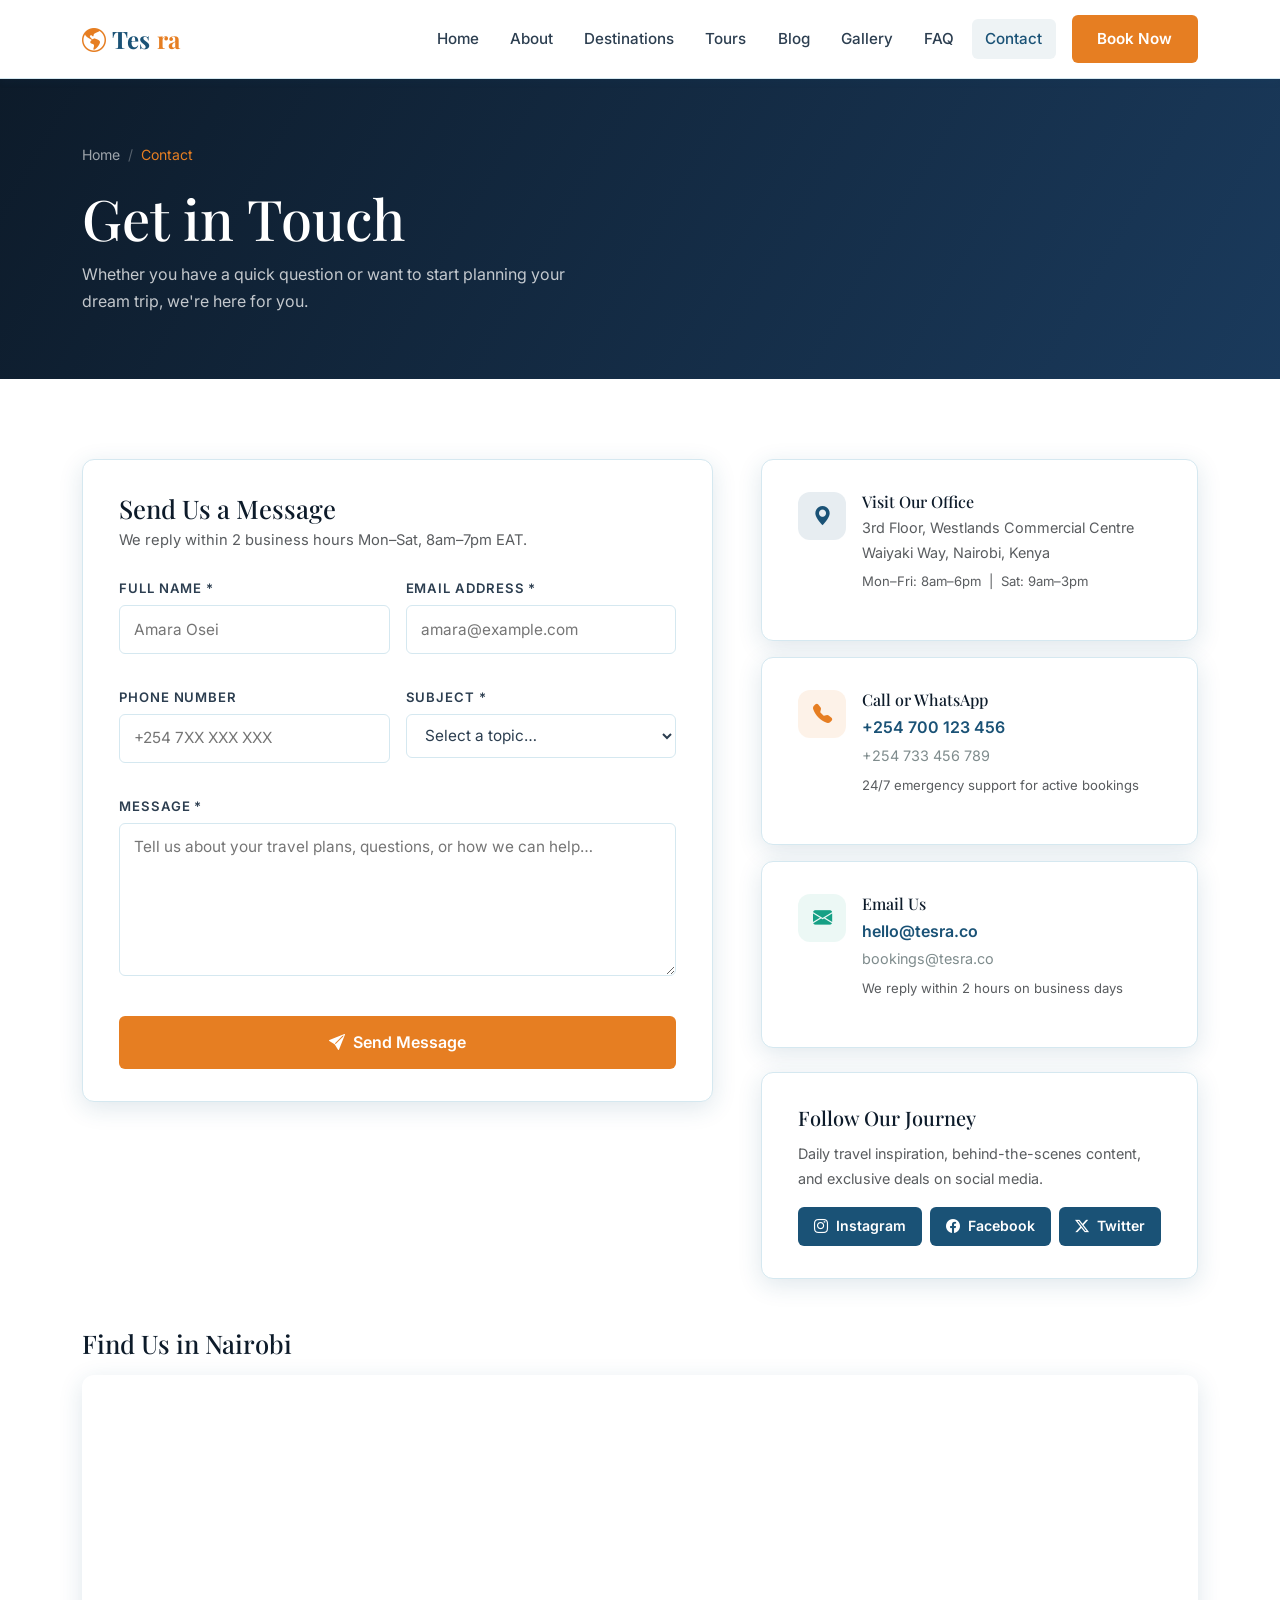
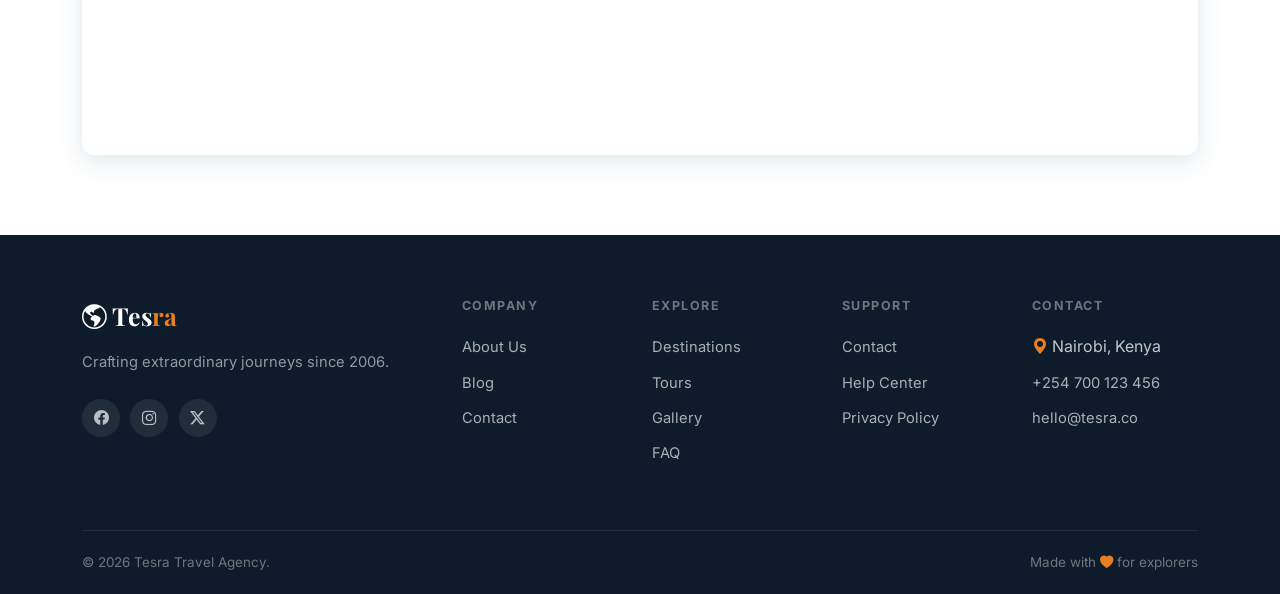
<file: contact.html>
<!DOCTYPE html>
<html lang="en">
<head>
  <meta charset="UTF-8" />
  <meta name="viewport" content="width=device-width, initial-scale=1.0" />
  <title>Contact Us – Tesra Travel Agency</title>
  <meta name="description" content="Get in touch with Tesra Travel Agency — book a consultation, ask a question, or find our Nairobi office location." />
  <link rel="stylesheet" href="https://cdn.jsdelivr.net/npm/bootstrap@5.3.2/dist/css/bootstrap.min.css" />
  <link rel="stylesheet" href="https://cdn.jsdelivr.net/npm/bootstrap-icons@1.11.3/font/bootstrap-icons.min.css" />
  <link rel="stylesheet" href="style.css" />
</head>
<body>

<nav class="navbar navbar-expand-lg">
  <div class="container">
    <a class="navbar-brand" href="index.html"><i class="bi bi-globe-americas"></i> Tes<span>ra</span></a>
    <button class="navbar-toggler border-0" type="button" data-bs-toggle="collapse" data-bs-target="#navMenu"><span class="navbar-toggler-icon"></span></button>
    <div class="collapse navbar-collapse" id="navMenu">
      <ul class="navbar-nav ms-auto align-items-lg-center gap-1 mb-2 mb-lg-0">
        <li class="nav-item"><a class="nav-link" href="index.html">Home</a></li>
        <li class="nav-item"><a class="nav-link" href="about.html">About</a></li>
        <li class="nav-item"><a class="nav-link" href="destinations.html">Destinations</a></li>
        <li class="nav-item"><a class="nav-link" href="tours.html">Tours</a></li>
        <li class="nav-item"><a class="nav-link" href="blog.html">Blog</a></li>
        <li class="nav-item"><a class="nav-link" href="gallery.html">Gallery</a></li>
        <li class="nav-item"><a class="nav-link" href="faq.html">FAQ</a></li>
        <li class="nav-item"><a class="nav-link active" href="contact.html">Contact</a></li>
      </ul>
      <div class="ms-lg-3 d-flex align-items-center gap-2 mt-2 mt-lg-0">
        <a href="tours.html" class="btn-primary-custom">Book Now</a>
      </div>
    </div>
  </div>
</nav>

<section class="page-hero">
  <div class="container">
    <nav aria-label="breadcrumb"><ol class="breadcrumb"><li class="breadcrumb-item"><a href="index.html" style="color:rgba(255,255,255,0.6)">Home</a></li><li class="breadcrumb-item active">Contact</li></ol></nav>
    <h1>Get in Touch</h1>
    <p style="color:rgba(255,255,255,0.75);max-width:520px;margin-top:0.5rem">Whether you have a quick question or want to start planning your dream trip, we're here for you.</p>
  </div>
</section>

<section class="section-pad">
  <div class="container">
    <div class="row g-5">

      <!-- FORM -->
      <div class="col-lg-7 reveal">
        <div class="form-card">
          <h3 style="font-family:var(--font-display);margin-bottom:0.25rem">Send Us a Message</h3>
          <p class="text-muted mb-4" style="font-size:0.92rem">We reply within 2 business hours Mon–Sat, 8am–7pm EAT.</p>
          <div id="formSuccess" class="alert alert-success" style="display:none">
            <i class="bi bi-check-circle-fill"></i> <strong>Message sent!</strong> A consultant will be in touch within 2 hours.
          </div>
          <form id="contactForm" novalidate>
            <div class="row g-3">
              <div class="col-md-6 mb-3">
                <label class="form-label-custom" for="name">Full Name *</label>
                <input id="name" type="text" class="form-control-custom" placeholder="Amara Osei" />
                <div class="error-msg">Please enter your full name (at least 2 characters).</div>
              </div>
              <div class="col-md-6 mb-3">
                <label class="form-label-custom" for="email">Email Address *</label>
                <input id="email" type="email" class="form-control-custom" placeholder="amara@example.com" />
                <div class="error-msg">Please enter a valid email address.</div>
              </div>
              <div class="col-md-6 mb-3">
                <label class="form-label-custom" for="phone">Phone Number</label>
                <input id="phone" type="tel" class="form-control-custom" placeholder="+254 7XX XXX XXX" />
                <div class="error-msg">Please enter a valid phone number.</div>
              </div>
              <div class="col-md-6 mb-3">
                <label class="form-label-custom" for="subject">Subject *</label>
                <select id="subject" class="form-control-custom">
                  <option value="">Select a topic…</option>
                  <option>General Enquiry</option>
                  <option>Tour Booking</option>
                  <option>Existing Booking Change</option>
                  <option>Cancellation Request</option>
                  <option>Visa Assistance</option>
                  <option>Group Travel</option>
                  <option>Corporate Travel</option>
                  <option>Other</option>
                </select>
                <div class="error-msg">Please select a subject.</div>
              </div>
              <div class="col-12 mb-3">
                <label class="form-label-custom" for="message">Message *</label>
                <textarea id="message" class="form-control-custom" rows="5" placeholder="Tell us about your travel plans, questions, or how we can help…"></textarea>
                <div class="error-msg">Message must be at least 20 characters.</div>
              </div>
              <div class="col-12">
                <button type="submit" class="btn-primary-custom w-100" style="justify-content:center;padding:0.8rem;font-size:1rem">
                  <i class="bi bi-send-fill"></i> Send Message
                </button>
              </div>
            </div>
          </form>
        </div>
      </div>

      <!-- INFO -->
      <div class="col-lg-5">
        <!-- Contact Cards -->
        <div class="row g-3 mb-4">
          <div class="col-12 reveal">
            <div class="form-card d-flex gap-3 align-items-start">
              <div class="feature-icon blue" style="width:48px;height:48px;font-size:1.2rem;flex-shrink:0"><i class="bi bi-geo-alt-fill"></i></div>
              <div>
                <h5 style="margin-bottom:0.25rem;font-size:1rem">Visit Our Office</h5>
                <p class="text-muted" style="font-size:0.9rem;margin:0">3rd Floor, Westlands Commercial Centre<br>Waiyaki Way, Nairobi, Kenya</p>
                <p class="text-muted" style="font-size:0.82rem;margin-top:0.3rem">Mon–Fri: 8am–6pm &nbsp;|&nbsp; Sat: 9am–3pm</p>
              </div>
            </div>
          </div>
          <div class="col-sm-6 col-lg-12 reveal">
            <div class="form-card d-flex gap-3 align-items-start">
              <div class="feature-icon orange" style="width:48px;height:48px;font-size:1.2rem;flex-shrink:0"><i class="bi bi-telephone-fill"></i></div>
              <div>
                <h5 style="margin-bottom:0.25rem;font-size:1rem">Call or WhatsApp</h5>
                <a href="tel:+254700123456" style="color:var(--color-primary);font-weight:600;display:block">+254 700 123 456</a>
                <a href="tel:+254733456789" style="color:var(--color-muted);font-size:0.9rem">+254 733 456 789</a>
                <p class="text-muted" style="font-size:0.82rem;margin-top:0.3rem">24/7 emergency support for active bookings</p>
              </div>
            </div>
          </div>
          <div class="col-sm-6 col-lg-12 reveal">
            <div class="form-card d-flex gap-3 align-items-start">
              <div class="feature-icon teal" style="width:48px;height:48px;font-size:1.2rem;flex-shrink:0"><i class="bi bi-envelope-fill"></i></div>
              <div>
                <h5 style="margin-bottom:0.25rem;font-size:1rem">Email Us</h5>
                <a href="mailto:hello@tesra.co" style="color:var(--color-primary);font-weight:600;display:block">hello@tesra.co</a>
                <a href="mailto:bookings@tesra.co" style="color:var(--color-muted);font-size:0.9rem">bookings@tesra.co</a>
                <p class="text-muted" style="font-size:0.82rem;margin-top:0.3rem">We reply within 2 hours on business days</p>
              </div>
            </div>
          </div>
        </div>

        <!-- Social -->
        <div class="form-card reveal">
          <h5 style="font-family:var(--font-display);margin-bottom:0.75rem">Follow Our Journey</h5>
          <p class="text-muted" style="font-size:0.9rem;margin-bottom:1rem">Daily travel inspiration, behind-the-scenes content, and exclusive deals on social media.</p>
          <div class="d-flex gap-2 flex-wrap">
            <a href="#" class="btn-primary-dark" style="font-size:0.88rem;padding:0.45rem 1rem"><i class="bi bi-instagram"></i> Instagram</a>
            <a href="#" class="btn-primary-dark" style="font-size:0.88rem;padding:0.45rem 1rem"><i class="bi bi-facebook"></i> Facebook</a>
            <a href="#" class="btn-primary-dark" style="font-size:0.88rem;padding:0.45rem 1rem"><i class="bi bi-twitter-x"></i> Twitter</a>
          </div>
        </div>
      </div>
    </div>

    <!-- MAP EMBED -->
    <div class="mt-5 reveal">
      <h3 style="font-family:var(--font-display);margin-bottom:1rem">Find Us in Nairobi</h3>
      <div style="border-radius:var(--radius-md);overflow:hidden;box-shadow:var(--shadow-md)">
        <iframe
          title="Tesra Office Location"
          src="https://www.google.com/maps/embed?pb=!1m18!1m12!1m3!1d3988.808936788204!2d36.80291631533244!3d-1.2676979990641944!2m3!1f0!2f0!3f0!3m2!1i1024!2i768!4f13.1!3m3!1m2!1s0x182f1726be7a8a63%3A0x91869e8b33c44c5!2sWestlands%2C%20Nairobi!5e0!3m2!1sen!2ske!4v1686842000000!5m2!1sen!2ske"
          width="100%" height="380" style="border:0;display:block" allowfullscreen loading="lazy" referrerpolicy="no-referrer-when-downgrade">
        </iframe>
      </div>
    </div>
  </div>
</section>

<footer>
  <div class="container">
    <div class="row g-4">
      <div class="col-lg-4"><div class="footer-brand"><i class="bi bi-globe-americas"></i> Tes<span>ra</span></div><p class="footer-desc">Crafting extraordinary journeys since 2006.</p><div class="footer-social"><a href="#" class="social-btn"><i class="bi bi-facebook"></i></a><a href="#" class="social-btn"><i class="bi bi-instagram"></i></a><a href="#" class="social-btn"><i class="bi bi-twitter-x"></i></a></div></div>
      <div class="col-6 col-lg-2"><div class="footer-heading">Company</div><ul class="footer-links"><li><a href="about.html">About Us</a></li><li><a href="blog.html">Blog</a></li><li><a href="contact.html">Contact</a></li></ul></div>
      <div class="col-6 col-lg-2"><div class="footer-heading">Explore</div><ul class="footer-links"><li><a href="destinations.html">Destinations</a></li><li><a href="tours.html">Tours</a></li><li><a href="gallery.html">Gallery</a></li><li><a href="faq.html">FAQ</a></li></ul></div>
      <div class="col-6 col-lg-2"><div class="footer-heading">Support</div><ul class="footer-links"><li><a href="contact.html">Contact</a></li><li><a href="faq.html">Help Center</a></li><li><a href="#">Privacy Policy</a></li></ul></div>
      <div class="col-6 col-lg-2"><div class="footer-heading">Contact</div><ul class="footer-links"><li><i class="bi bi-geo-alt-fill text-accent"></i> Nairobi, Kenya</li><li><a href="tel:+254700123456">+254 700 123 456</a></li><li><a href="mailto:hello@tesra.co">hello@tesra.co</a></li></ul></div>
    </div>
    <div class="footer-bottom"><span>&copy; 2026 Tesra Travel Agency.</span><span>Made with <i class="bi bi-heart-fill text-accent"></i> for explorers</span></div>
  </div>
</footer>

<button class="back-to-top" id="backToTop"><i class="bi bi-arrow-up"></i></button>
<script src="https://cdn.jsdelivr.net/npm/bootstrap@5.3.2/dist/js/bootstrap.bundle.min.js"></script>
<script src="main.js"></script>
</body>
</html>
</file>
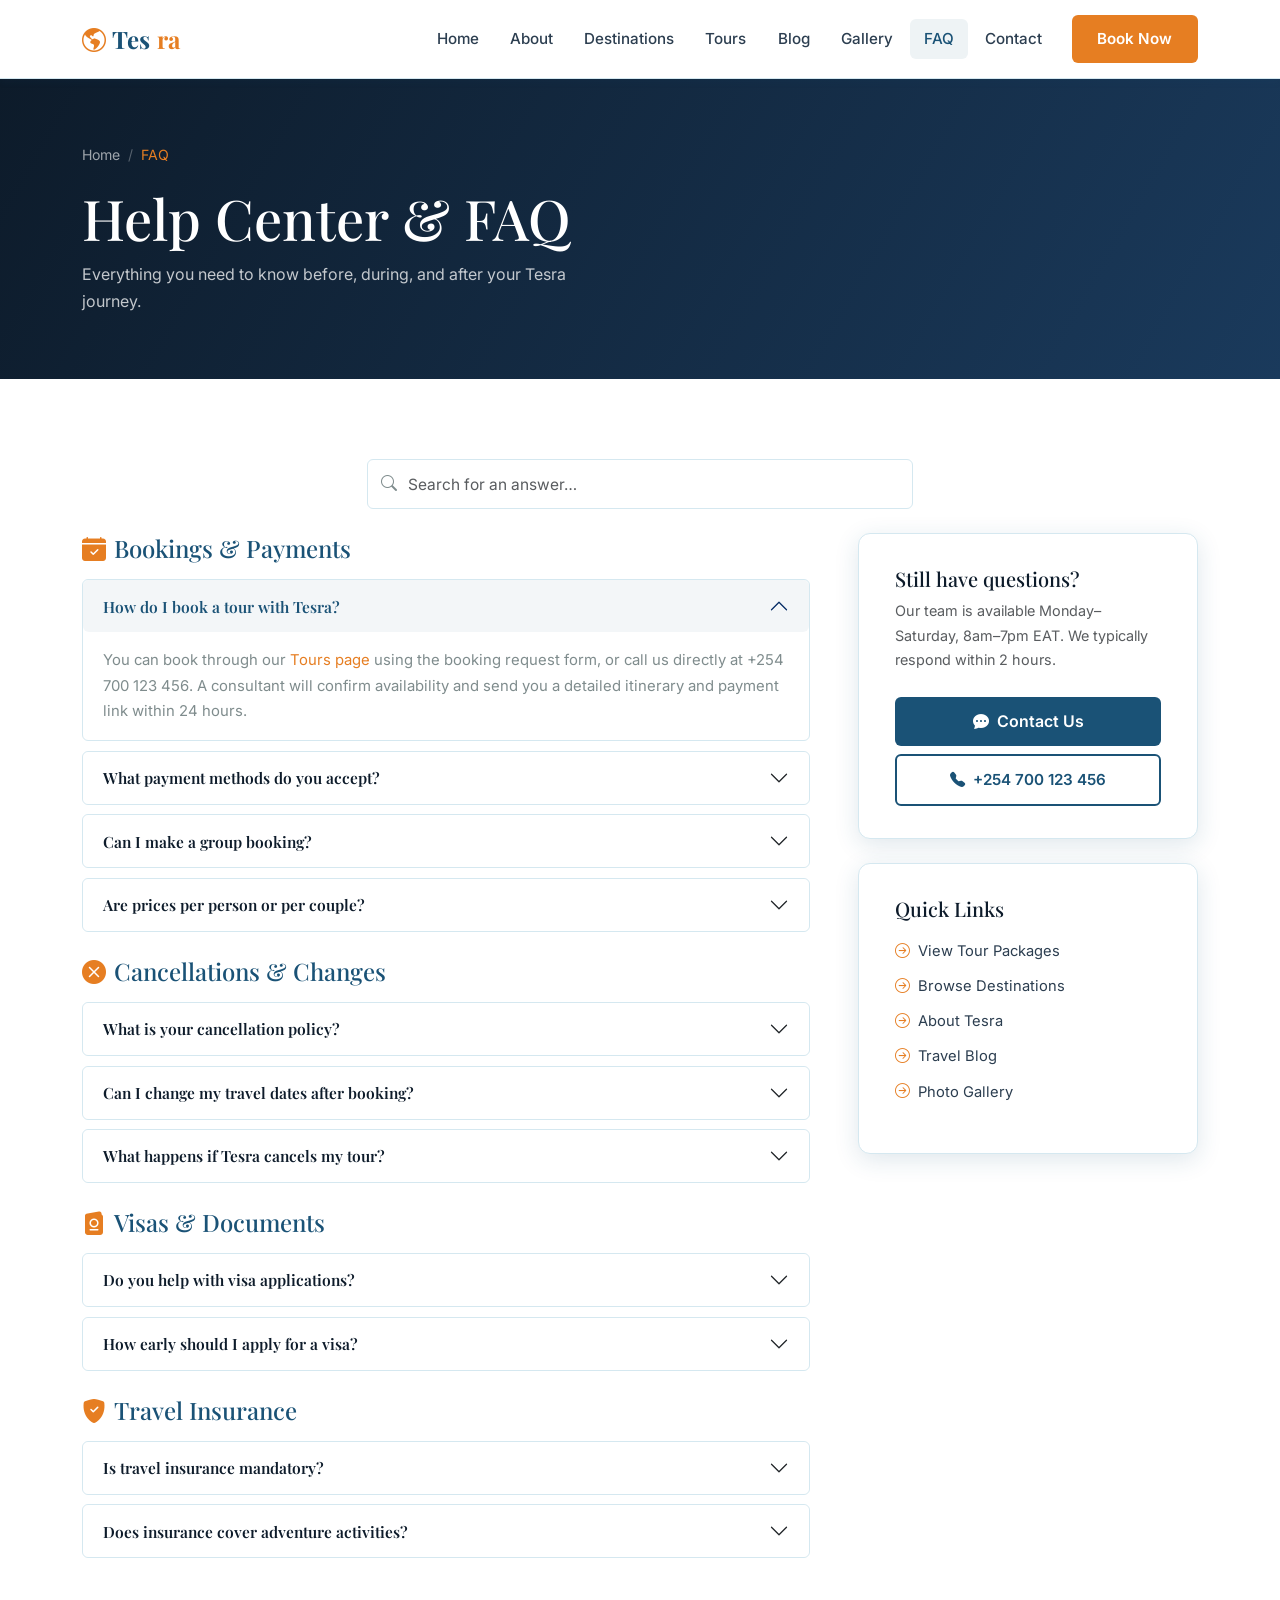
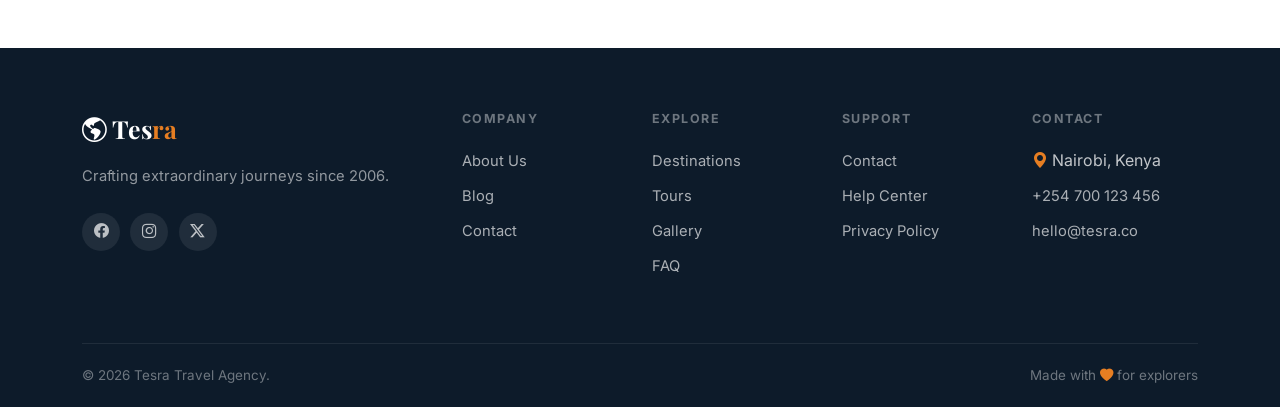
<file: faq.html>
<!DOCTYPE html>
<html lang="en">
<head>
  <meta charset="UTF-8" />
  <meta name="viewport" content="width=device-width, initial-scale=1.0" />
  <title>FAQ – Tesra Travel Agency</title>
  <meta name="description" content="Find answers to frequently asked questions about Tesra tours, bookings, cancellations, visas, and travel insurance." />
  <link rel="stylesheet" href="https://cdn.jsdelivr.net/npm/bootstrap@5.3.2/dist/css/bootstrap.min.css" />
  <link rel="stylesheet" href="https://cdn.jsdelivr.net/npm/bootstrap-icons@1.11.3/font/bootstrap-icons.min.css" />
  <link rel="stylesheet" href="style.css" />
</head>
<body>

<nav class="navbar navbar-expand-lg">
  <div class="container">
    <a class="navbar-brand" href="index.html"><i class="bi bi-globe-americas"></i> Tes<span>ra</span></a>
    <button class="navbar-toggler border-0" type="button" data-bs-toggle="collapse" data-bs-target="#navMenu"><span class="navbar-toggler-icon"></span></button>
    <div class="collapse navbar-collapse" id="navMenu">
      <ul class="navbar-nav ms-auto align-items-lg-center gap-1 mb-2 mb-lg-0">
        <li class="nav-item"><a class="nav-link" href="index.html">Home</a></li>
        <li class="nav-item"><a class="nav-link" href="about.html">About</a></li>
        <li class="nav-item"><a class="nav-link" href="destinations.html">Destinations</a></li>
        <li class="nav-item"><a class="nav-link" href="tours.html">Tours</a></li>
        <li class="nav-item"><a class="nav-link" href="blog.html">Blog</a></li>
        <li class="nav-item"><a class="nav-link" href="gallery.html">Gallery</a></li>
        <li class="nav-item"><a class="nav-link active" href="faq.html">FAQ</a></li>
        <li class="nav-item"><a class="nav-link" href="contact.html">Contact</a></li>
      </ul>
      <div class="ms-lg-3 d-flex align-items-center gap-2 mt-2 mt-lg-0">
        <a href="tours.html" class="btn-primary-custom">Book Now</a>
      </div>
    </div>
  </div>
</nav>

<section class="page-hero">
  <div class="container">
    <nav aria-label="breadcrumb"><ol class="breadcrumb"><li class="breadcrumb-item"><a href="index.html" style="color:rgba(255,255,255,0.6)">Home</a></li><li class="breadcrumb-item active">FAQ</li></ol></nav>
    <h1>Help Center &amp; FAQ</h1>
    <p style="color:rgba(255,255,255,0.75);max-width:520px;margin-top:0.5rem">Everything you need to know before, during, and after your Tesra journey.</p>
  </div>
</section>

<section class="section-pad">
  <div class="container">
    <div class="row justify-content-center mb-4">
      <div class="col-lg-6">
        <div style="position:relative">
          <i class="bi bi-search" style="position:absolute;left:14px;top:50%;transform:translateY(-50%);color:var(--color-muted);font-size:1rem"></i>
          <input id="faqSearch" type="text" class="form-control" placeholder="Search for an answer…" style="padding-left:2.5rem;border:1.5px solid var(--color-border);border-radius:var(--radius-sm);font-size:0.97rem;height:50px" />
        </div>
      </div>
    </div>

    <div class="row g-5">
      <div class="col-lg-8">

        <!-- BOOKINGS -->
        <h4 style="font-family:var(--font-display);color:var(--color-primary);margin-bottom:1rem"><i class="bi bi-calendar-check-fill text-accent me-2"></i>Bookings &amp; Payments</h4>
        <div class="accordion faq-accordion mb-4" id="faqBookings">
          <div class="accordion-item">
            <h2 class="accordion-header"><button class="accordion-button" type="button" data-bs-toggle="collapse" data-bs-target="#faq1">How do I book a tour with Tesra?</button></h2>
            <div id="faq1" class="accordion-collapse collapse show" data-bs-parent="#faqBookings">
              <div class="accordion-body">You can book through our <a href="tours.html" style="color:var(--color-accent)">Tours page</a> using the booking request form, or call us directly at +254 700 123 456. A consultant will confirm availability and send you a detailed itinerary and payment link within 24 hours.</div>
            </div>
          </div>
          <div class="accordion-item">
            <h2 class="accordion-header"><button class="accordion-button collapsed" type="button" data-bs-toggle="collapse" data-bs-target="#faq2">What payment methods do you accept?</button></h2>
            <div id="faq2" class="accordion-collapse collapse" data-bs-parent="#faqBookings">
              <div class="accordion-body">We accept M-Pesa, Visa, Mastercard, bank transfers (KES and USD), and PayPal. A 30% deposit is required to secure your booking, with the balance due 30 days before departure.</div>
            </div>
          </div>
          <div class="accordion-item">
            <h2 class="accordion-header"><button class="accordion-button collapsed" type="button" data-bs-toggle="collapse" data-bs-target="#faq3">Can I make a group booking?</button></h2>
            <div id="faq3" class="accordion-collapse collapse" data-bs-parent="#faqBookings">
              <div class="accordion-body">Absolutely! Groups of 8 or more receive a 10% discount. For corporate travel or school/university groups, contact our dedicated groups desk at groups@tesra.co for tailored pricing and itineraries.</div>
            </div>
          </div>
          <div class="accordion-item">
            <h2 class="accordion-header"><button class="accordion-button collapsed" type="button" data-bs-toggle="collapse" data-bs-target="#faq4">Are prices per person or per couple?</button></h2>
            <div id="faq4" class="accordion-collapse collapse" data-bs-parent="#faqBookings">
              <div class="accordion-body">All listed prices are per person, based on twin-share accommodation. Single supplement fees apply for solo travellers wishing to occupy a private room — please ask your consultant for the exact supplement when requesting a quote.</div>
            </div>
          </div>
        </div>

        <!-- CANCELLATIONS -->
        <h4 style="font-family:var(--font-display);color:var(--color-primary);margin-bottom:1rem"><i class="bi bi-x-circle-fill text-accent me-2"></i>Cancellations &amp; Changes</h4>
        <div class="accordion faq-accordion mb-4" id="faqCancel">
          <div class="accordion-item">
            <h2 class="accordion-header"><button class="accordion-button collapsed" type="button" data-bs-toggle="collapse" data-bs-target="#faq5">What is your cancellation policy?</button></h2>
            <div id="faq5" class="accordion-collapse collapse" data-bs-parent="#faqCancel">
              <div class="accordion-body">
                <ul style="margin:0;padding-left:1.2rem">
                  <li>60+ days before departure: Full refund minus 5% admin fee</li>
                  <li>30–59 days before departure: 50% refund</li>
                  <li>15–29 days before departure: 25% refund</li>
                  <li>Under 15 days: No refund (travel insurance strongly recommended)</li>
                </ul>
              </div>
            </div>
          </div>
          <div class="accordion-item">
            <h2 class="accordion-header"><button class="accordion-button collapsed" type="button" data-bs-toggle="collapse" data-bs-target="#faq6">Can I change my travel dates after booking?</button></h2>
            <div id="faq6" class="accordion-collapse collapse" data-bs-parent="#faqCancel">
              <div class="accordion-body">Date changes are permitted up to 45 days before departure, subject to availability. A date-change fee of $75 per person applies. Changes within 45 days are treated as cancellations under our standard policy.</div>
            </div>
          </div>
          <div class="accordion-item">
            <h2 class="accordion-header"><button class="accordion-button collapsed" type="button" data-bs-toggle="collapse" data-bs-target="#faq7">What happens if Tesra cancels my tour?</button></h2>
            <div id="faq7" class="accordion-collapse collapse" data-bs-parent="#faqCancel">
              <div class="accordion-body">In the rare event we cancel a tour (e.g., natural disaster, government travel advisory), you will receive a full refund within 10 business days, or the option to transfer to another tour of equal value at no extra cost.</div>
            </div>
          </div>
        </div>

        <!-- TRAVEL & VISAS -->
        <h4 style="font-family:var(--font-display);color:var(--color-primary);margin-bottom:1rem"><i class="bi bi-passport-fill text-accent me-2"></i>Visas &amp; Documents</h4>
        <div class="accordion faq-accordion mb-4" id="faqVisa">
          <div class="accordion-item">
            <h2 class="accordion-header"><button class="accordion-button collapsed" type="button" data-bs-toggle="collapse" data-bs-target="#faq8">Do you help with visa applications?</button></h2>
            <div id="faq8" class="accordion-collapse collapse" data-bs-parent="#faqVisa">
              <div class="accordion-body">Yes. Our visa assistance service covers 40+ destinations including Schengen, UK, USA, Japan, and India. We prepare your documentation checklist, review your application, and liaise with embassies. Visa fees are separate from tour costs.</div>
            </div>
          </div>
          <div class="accordion-item">
            <h2 class="accordion-header"><button class="accordion-button collapsed" type="button" data-bs-toggle="collapse" data-bs-target="#faq9">How early should I apply for a visa?</button></h2>
            <div id="faq9" class="accordion-collapse collapse" data-bs-parent="#faqVisa">
              <div class="accordion-body">We recommend beginning your visa application at least 8–12 weeks before departure for Schengen and other complex applications. Some destinations offer e-visas with 48-hour processing. Your consultant will advise on your specific destination's timeline.</div>
            </div>
          </div>
        </div>

        <!-- INSURANCE -->
        <h4 style="font-family:var(--font-display);color:var(--color-primary);margin-bottom:1rem"><i class="bi bi-shield-fill-check text-accent me-2"></i>Travel Insurance</h4>
        <div class="accordion faq-accordion" id="faqInsurance">
          <div class="accordion-item">
            <h2 class="accordion-header"><button class="accordion-button collapsed" type="button" data-bs-toggle="collapse" data-bs-target="#faq10">Is travel insurance mandatory?</button></h2>
            <div id="faq10" class="accordion-collapse collapse" data-bs-parent="#faqInsurance">
              <div class="accordion-body">Travel insurance is mandatory for all Tesra tours. We include a standard policy (medical, evacuation, trip interruption) in all our packages. You may upgrade to a comprehensive plan covering adventure sports and pre-existing conditions for a small additional premium.</div>
            </div>
          </div>
          <div class="accordion-item">
            <h2 class="accordion-header"><button class="accordion-button collapsed" type="button" data-bs-toggle="collapse" data-bs-target="#faq11">Does insurance cover adventure activities?</button></h2>
            <div id="faq11" class="accordion-collapse collapse" data-bs-parent="#faqInsurance">
              <div class="accordion-body">Our standard policy covers most trekking activities up to 5,000m altitude. For high-altitude climbs (Everest Base Camp, Kilimanjaro summit), white-water rafting, and skydiving, an adventure sports upgrade is required. We'll confirm which activities need the upgrade during your booking consultation.</div>
            </div>
          </div>
        </div>
      </div>

      <!-- SIDEBAR -->
      <div class="col-lg-4">
        <div class="form-card mb-4 reveal">
          <h5 style="font-family:var(--font-display);margin-bottom:0.5rem">Still have questions?</h5>
          <p class="text-muted" style="font-size:0.9rem">Our team is available Monday–Saturday, 8am–7pm EAT. We typically respond within 2 hours.</p>
          <a href="contact.html" class="btn-primary-dark w-100 mt-2" style="justify-content:center"><i class="bi bi-chat-dots-fill"></i> Contact Us</a>
          <a href="tel:+254700123456" class="btn-outline-custom w-100 mt-2" style="justify-content:center;color:var(--color-primary);border-color:var(--color-primary)"><i class="bi bi-telephone-fill"></i> +254 700 123 456</a>
        </div>

        <div class="form-card reveal">
          <h5 style="font-family:var(--font-display);margin-bottom:1rem">Quick Links</h5>
          <ul class="footer-links" style="color:var(--color-text)">
            <li><a href="tours.html" style="color:var(--color-text)"><i class="bi bi-arrow-right-circle text-accent me-2"></i>View Tour Packages</a></li>
            <li><a href="destinations.html" style="color:var(--color-text)"><i class="bi bi-arrow-right-circle text-accent me-2"></i>Browse Destinations</a></li>
            <li><a href="about.html" style="color:var(--color-text)"><i class="bi bi-arrow-right-circle text-accent me-2"></i>About Tesra</a></li>
            <li><a href="blog.html" style="color:var(--color-text)"><i class="bi bi-arrow-right-circle text-accent me-2"></i>Travel Blog</a></li>
            <li><a href="gallery.html" style="color:var(--color-text)"><i class="bi bi-arrow-right-circle text-accent me-2"></i>Photo Gallery</a></li>
          </ul>
        </div>
      </div>
    </div>
  </div>
</section>

<footer>
  <div class="container">
    <div class="row g-4">
      <div class="col-lg-4"><div class="footer-brand"><i class="bi bi-globe-americas"></i> Tes<span>ra</span></div><p class="footer-desc">Crafting extraordinary journeys since 2006.</p><div class="footer-social"><a href="#" class="social-btn"><i class="bi bi-facebook"></i></a><a href="#" class="social-btn"><i class="bi bi-instagram"></i></a><a href="#" class="social-btn"><i class="bi bi-twitter-x"></i></a></div></div>
      <div class="col-6 col-lg-2"><div class="footer-heading">Company</div><ul class="footer-links"><li><a href="about.html">About Us</a></li><li><a href="blog.html">Blog</a></li><li><a href="contact.html">Contact</a></li></ul></div>
      <div class="col-6 col-lg-2"><div class="footer-heading">Explore</div><ul class="footer-links"><li><a href="destinations.html">Destinations</a></li><li><a href="tours.html">Tours</a></li><li><a href="gallery.html">Gallery</a></li><li><a href="faq.html">FAQ</a></li></ul></div>
      <div class="col-6 col-lg-2"><div class="footer-heading">Support</div><ul class="footer-links"><li><a href="contact.html">Contact</a></li><li><a href="faq.html">Help Center</a></li><li><a href="#">Privacy Policy</a></li></ul></div>
      <div class="col-6 col-lg-2"><div class="footer-heading">Contact</div><ul class="footer-links"><li><i class="bi bi-geo-alt-fill text-accent"></i> Nairobi, Kenya</li><li><a href="tel:+254700123456">+254 700 123 456</a></li><li><a href="mailto:hello@tesra.co">hello@tesra.co</a></li></ul></div>
    </div>
    <div class="footer-bottom"><span>&copy; 2026 Tesra Travel Agency.</span><span>Made with <i class="bi bi-heart-fill text-accent"></i> for explorers</span></div>
  </div>
</footer>

<button class="back-to-top" id="backToTop"><i class="bi bi-arrow-up"></i></button>
<script src="https://cdn.jsdelivr.net/npm/bootstrap@5.3.2/dist/js/bootstrap.bundle.min.js"></script>
<script src="main.js"></script>
</body>
</html>
</file>
<file: style.css>
/*  Google Fonts Import */
@import url('https://fonts.googleapis.com/css2?family=Playfair+Display:wght@400;600;700&family=Inter:wght@300;400;500;600&display=swap');

/* --- CSS Variables (Token System) --- */
:root {
  --color-primary:    #1A5276;   /* deep ocean blue */
  --color-accent:     #E67E22;   /* warm sunset orange */
  --color-gold:       #D4AC0D;   /* sand gold */
  --color-dark:       #0D1B2A;   /* near-black navy */
  --color-light:      #F5F8FA;   /* off-white */
  --color-white:      #FFFFFF;
  --color-surface:    #FFFFFF;   /* card/component backgrounds — swaps in dark mode */
  --color-text:       #2C3E50;
  --color-muted:      #7F8C8D;
  --color-border:     #D5E8F0;

  --font-display: 'Playfair Display', Georgia, serif;
  --font-body:    'Inter', system-ui, sans-serif;

  --radius-sm:  6px;
  --radius-md:  12px;
  --radius-lg:  24px;

  --shadow-sm:  0 2px 8px rgba(26,82,118,0.10);
  --shadow-md:  0 6px 24px rgba(26,82,118,0.14);
  --shadow-lg:  0 16px 48px rgba(26,82,118,0.18);

  --transition: 0.28s ease;
}

/* --- Reset & Base --- */
*, *::before, *::after { box-sizing: border-box; margin: 0; padding: 0; }
html { scroll-behavior: smooth; }
body {
  font-family: var(--font-body);
  font-size: 16px;
  color: var(--color-text);
  background: var(--color-surface);
  line-height: 1.7;
}
img { max-width: 100%; height: auto; display: block; }
a { text-decoration: none; color: inherit; }

/* --- Typography --- */
h1, h2, h3, h4, h5 {
  font-family: var(--font-display);
  line-height: 1.25;
  color: var(--color-dark);
}
h1 { font-size: clamp(2rem, 5vw, 3.5rem); }
h2 { font-size: clamp(1.6rem, 3.5vw, 2.4rem); }
h3 { font-size: clamp(1.2rem, 2.5vw, 1.6rem); }
.section-title {
  font-family: var(--font-display);
  color: var(--color-primary);
  margin-bottom: 0.5rem;
}
.section-subtitle {
  color: var(--color-muted);
  font-size: 1.05rem;
  margin-bottom: 2.5rem;
}
.eyebrow {
  font-size: 0.78rem;
  font-weight: 600;
  letter-spacing: 0.12em;
  text-transform: uppercase;
  color: var(--color-accent);
  margin-bottom: 0.5rem;
  display: block;
}

/* =============================================
   NAVBAR
   ============================================= */
.navbar {
  background: var(--color-surface) !important;
  border-bottom: 1px solid var(--color-border);
  padding: 0.85rem 0;
  box-shadow: var(--shadow-sm);
  position: sticky;
  top: 0;
  z-index: 1000;
  transition: background var(--transition);
}
.navbar.dark-nav {
  background: var(--color-dark) !important;
  border-bottom-color: rgba(255,255,255,0.08);
}
.navbar-brand {
  font-family: var(--font-display);
  font-size: 1.5rem;
  font-weight: 700;
  color: var(--color-primary) !important;
  display: flex;
  align-items: center;
  gap: 0.4rem;
}
.navbar-brand span { color: var(--color-accent); }
.navbar-brand i { color: var(--color-accent); }
.navbar.dark-nav .navbar-brand { color: var(--color-white) !important; }
.nav-link {
  font-weight: 500;
  color: var(--color-text) !important;
  padding: 0.45rem 0.85rem !important;
  border-radius: var(--radius-sm);
  transition: color var(--transition), background var(--transition);
  font-size: 0.95rem;
}
.nav-link:hover, .nav-link.active {
  color: var(--color-primary) !important;
  background: rgba(26,82,118,0.07);
}
.navbar.dark-nav .nav-link { color: rgba(255,255,255,0.85) !important; }
.navbar.dark-nav .nav-link:hover { color: var(--color-white) !important; background: rgba(255,255,255,0.1); }
.nav-cta {
  background: var(--color-accent) !important;
  color: var(--color-white) !important;
  border-radius: var(--radius-sm) !important;
  padding: 0.45rem 1.1rem !important;
}
.nav-cta:hover { background: #c0661a !important; }

/* =============================================
   HERO SECTION
   ============================================= */
.hero {
  position: relative;
  min-height: 90vh;
  display: flex;
  align-items: center;
  overflow: hidden;
  background: linear-gradient(135deg, var(--color-dark) 0%, #1A3A5C 60%, #2471A3 100%);
}
.hero-bg {
  position: absolute; inset: 0;
  background-image: url('https://images.unsplash.com/photo-1476514525535-07fb3b4ae5f1?w=1600&q=80');
  background-size: cover;
  background-position: center;
  opacity: 0.22;
  z-index: 0;
}
.hero-content { position: relative; z-index: 1; padding: 5rem 0; }
.hero h1 { color: var(--color-white); margin-bottom: 1.25rem; }
.hero h1 span { color: var(--color-accent); }
.hero-lead {
  font-size: 1.15rem;
  color: rgba(255,255,255,0.82);
  max-width: 520px;
  margin-bottom: 2.2rem;
}
.hero-stats {
  display: flex;
  gap: 2.5rem;
  margin-top: 3rem;
  flex-wrap: wrap;
}
.hero-stat-num {
  font-family: var(--font-display);
  font-size: 1.9rem;
  font-weight: 700;
  color: var(--color-accent);
}
.hero-stat-label { font-size: 0.82rem; color: rgba(255,255,255,0.65); }

/* Search Bar */
.hero-search {
  background: var(--color-surface);
  border-radius: var(--radius-md);
  padding: 1rem 1.25rem;
  box-shadow: var(--shadow-lg);
  display: flex;
  flex-wrap: wrap;
  gap: 0.75rem;
  align-items: flex-end;
  margin-top: 2rem;
}
.hero-search .form-group { flex: 1 1 180px; }
.hero-search label { font-size: 0.75rem; font-weight: 600; color: var(--color-muted); text-transform: uppercase; letter-spacing: 0.08em; }
.hero-search .form-control, .hero-search .form-select {
  border: 1.5px solid var(--color-border);
  border-radius: var(--radius-sm);
  font-size: 0.95rem;
  padding: 0.5rem 0.75rem;
  color: var(--color-text);
  transition: border-color var(--transition);
}
.hero-search .form-control:focus, .hero-search .form-select:focus {
  border-color: var(--color-primary);
  box-shadow: 0 0 0 3px rgba(26,82,118,0.12);
}

/* =============================================
   BUTTONS
   ============================================= */
.btn-primary-custom {
  background: var(--color-accent);
  color: var(--color-white);
  border: none;
  border-radius: var(--radius-sm);
  padding: 0.7rem 1.6rem;
  font-weight: 600;
  font-size: 0.95rem;
  cursor: pointer;
  transition: background var(--transition), transform var(--transition), box-shadow var(--transition);
  display: inline-flex; align-items: center; gap: 0.5rem;
}
.btn-primary-custom:hover {
  background: #c0661a;
  transform: translateY(-2px);
  box-shadow: 0 6px 20px rgba(230,126,34,0.32);
  color: white;
}
.btn-outline-custom {
  background: transparent;
  color: var(--color-white);
  border: 2px solid rgba(255,255,255,0.6);
  border-radius: var(--radius-sm);
  padding: 0.68rem 1.5rem;
  font-weight: 600;
  font-size: 0.95rem;
  cursor: pointer;
  transition: all var(--transition);
  display: inline-flex; align-items: center; gap: 0.5rem;
}
.btn-outline-custom:hover { border-color: white; background: rgba(255,255,255,0.12); color: white; }
.btn-primary-dark {
  background: var(--color-primary);
  color: white;
  border: none;
  border-radius: var(--radius-sm);
  padding: 0.7rem 1.6rem;
  font-weight: 600;
  cursor: pointer;
  transition: background var(--transition), transform var(--transition);
  display: inline-flex; align-items: center; gap: 0.5rem;
}
.btn-primary-dark:hover { background: #154360; transform: translateY(-2px); color: white; }

/* =============================================
   CARDS
   ============================================= */
.destination-card {
  border-radius: var(--radius-md);
  overflow: hidden;
  box-shadow: var(--shadow-sm);
  transition: transform var(--transition), box-shadow var(--transition);
  background: var(--color-surface);
  border: 1px solid var(--color-border);
}
.destination-card:hover {
  transform: translateY(-6px);
  box-shadow: var(--shadow-lg);
}
.destination-card .card-img-wrapper {
  position: relative;
  overflow: hidden;
  height: 220px;
}
.destination-card img {
  width: 100%; height: 100%; object-fit: cover;
  transition: transform 0.45s ease;
}
.destination-card:hover img { transform: scale(1.06); }
.card-badge {
  position: absolute;
  top: 0.85rem;
  left: 0.85rem;
  background: var(--color-accent);
  color: white;
  font-size: 0.72rem;
  font-weight: 700;
  padding: 0.25rem 0.65rem;
  border-radius: 50px;
  text-transform: uppercase;
  letter-spacing: 0.06em;
}
.destination-card .card-body { padding: 1.25rem 1.5rem 1.5rem; }
.card-location { font-size: 0.8rem; color: var(--color-muted); margin-bottom: 0.35rem; }
.card-location i { color: var(--color-accent); margin-right: 4px; }
.card-title { font-family: var(--font-display); font-size: 1.2rem; margin-bottom: 0.5rem; color: var(--color-dark); }
.card-price { font-size: 1.1rem; font-weight: 700; color: var(--color-primary); }
.card-price span { font-size: 0.78rem; font-weight: 400; color: var(--color-muted); }
.card-rating { font-size: 0.82rem; color: var(--color-gold); }
.card-rating span { color: var(--color-muted); margin-left: 3px; }

/* =============================================
   SECTIONS
   ============================================= */
.section-pad { padding: 80px 0; }
.section-pad-sm { padding: 50px 0; }
.bg-light-custom { background: var(--color-light); }
.bg-primary-custom { background: var(--color-primary); }
.bg-dark-custom { background: var(--color-dark); }

/* Feature icons */
.feature-icon {
  width: 64px; height: 64px;
  border-radius: var(--radius-md);
  display: flex; align-items: center; justify-content: center;
  font-size: 1.5rem;
  margin-bottom: 1.1rem;
}
.feature-icon.blue { background: rgba(26,82,118,0.1); color: var(--color-primary); }
.feature-icon.orange { background: rgba(230,126,34,0.1); color: var(--color-accent); }
.feature-icon.gold { background: rgba(212,172,13,0.1); color: var(--color-gold); }
.feature-icon.teal { background: rgba(22,160,133,0.08); color: #16A085; }

/* Testimonial card */
.testimonial-card {
  background: var(--color-surface);
  border-radius: var(--radius-md);
  padding: 1.75rem;
  border: 1px solid var(--color-border);
  box-shadow: var(--shadow-sm);
  height: 100%;
}
.testimonial-stars { color: var(--color-gold); font-size: 0.9rem; margin-bottom: 0.75rem; }
.testimonial-text { color: var(--color-text); font-size: 0.97rem; margin-bottom: 1.25rem; font-style: italic; }
.testimonial-author { display: flex; align-items: center; gap: 0.75rem; }
.testimonial-avatar {
  width: 46px; height: 46px;
  border-radius: 50%;
  object-fit: cover;
  border: 2px solid var(--color-border);
}
.testimonial-name { font-weight: 600; font-size: 0.92rem; }
.testimonial-trip { font-size: 0.78rem; color: var(--color-muted); }

/* Filter Tabs */
.filter-tabs { display: flex; flex-wrap: wrap; gap: 0.5rem; margin-bottom: 2rem; }
.filter-btn {
  background: var(--color-surface);
  border: 1.5px solid var(--color-border);
  color: var(--color-text);
  border-radius: 50px;
  padding: 0.45rem 1.1rem;
  font-size: 0.88rem;
  font-weight: 500;
  cursor: pointer;
  transition: all var(--transition);
}
.filter-btn:hover, .filter-btn.active {
  background: var(--color-primary);
  border-color: var(--color-primary);
  color: white;
}

/* Breadcrumb */
.page-hero {
  background: linear-gradient(120deg, var(--color-dark) 0%, #1A3A5C 100%);
  padding: 4rem 0 3rem;
  color: white;
}
.page-hero h1 { color: white; margin-bottom: 0.5rem; }
.breadcrumb-item { color: rgba(255,255,255,0.6); font-size: 0.88rem; }
.breadcrumb-item.active { color: var(--color-accent); }
.breadcrumb-item + .breadcrumb-item::before { color: rgba(255,255,255,0.3); }

/* =============================================
   FOOTER
   ============================================= */
footer {
  background: var(--color-dark);
  color: rgba(255,255,255,0.75);
  padding: 60px 0 0;
}
.footer-brand {
  font-family: var(--font-display);
  font-size: 1.55rem;
  font-weight: 700;
  color: white;
  margin-bottom: 0.85rem;
}
.footer-brand span { color: var(--color-accent); }
.footer-desc { font-size: 0.92rem; color: rgba(255,255,255,0.55); margin-bottom: 1.5rem; }
.footer-heading { font-size: 0.78rem; font-weight: 700; text-transform: uppercase; letter-spacing: 0.12em; color: rgba(255,255,255,0.4); margin-bottom: 1.1rem; }
.footer-links { list-style: none; padding: 0; }
.footer-links li { margin-bottom: 0.5rem; }
.footer-links a { color: rgba(255,255,255,0.65); font-size: 0.92rem; transition: color var(--transition); }
.footer-links a:hover { color: var(--color-accent); }
.footer-social { display: flex; gap: 0.65rem; }
.social-btn {
  width: 38px; height: 38px;
  border-radius: 50%;
  background: rgba(255,255,255,0.08);
  display: flex; align-items: center; justify-content: center;
  color: rgba(255,255,255,0.7);
  font-size: 0.92rem;
  transition: all var(--transition);
}
.social-btn:hover { background: var(--color-accent); color: white; }
.footer-bottom {
  border-top: 1px solid rgba(255,255,255,0.08);
  margin-top: 3rem;
  padding: 1.25rem 0;
  font-size: 0.84rem;
  color: rgba(255,255,255,0.4);
  display: flex;
  justify-content: space-between;
  flex-wrap: wrap;
  gap: 0.5rem;
}

/* =============================================
   FORMS
   ============================================= */
.form-card {
  background: var(--color-surface);
  border-radius: var(--radius-md);
  padding: 2rem 2.25rem;
  box-shadow: var(--shadow-md);
  border: 1px solid var(--color-border);
}
.form-label-custom {
  font-size: 0.82rem;
  font-weight: 600;
  color: var(--color-text);
  text-transform: uppercase;
  letter-spacing: 0.07em;
  margin-bottom: 0.35rem;
  display: block;
}
.form-control-custom {
  width: 100%;
  border: 1.5px solid var(--color-border);
  border-radius: var(--radius-sm);
  padding: 0.65rem 0.9rem;
  font-size: 0.96rem;
  font-family: var(--font-body);
  color: var(--color-text);
  background: var(--color-surface);
  transition: border-color var(--transition), box-shadow var(--transition);
  outline: none;
}
.form-control-custom:focus {
  border-color: var(--color-primary);
  box-shadow: 0 0 0 3px rgba(26,82,118,0.12);
}
.form-control-custom.is-invalid { border-color: #E74C3C; }
.form-control-custom.is-valid { border-color: #27AE60; }
.error-msg { font-size: 0.78rem; color: #E74C3C; margin-top: 0.25rem; display: none; }
.error-msg.show { display: block; }

/* =============================================
   DARK MODE (auto, follows system preference)
   ============================================= */
/* (dark mode styles moved to end of file — see bottom) */

/* =============================================
   UTILITIES
   ============================================= */
.text-accent { color: var(--color-accent) !important; }
.text-primary-custom { color: var(--color-primary) !important; }
.divider { height: 3px; width: 52px; background: var(--color-accent); border-radius: 4px; margin: 0.6rem 0 1.5rem; }
.divider.center { margin: 0.6rem auto 1.5rem; }
.tag-pill {
  display: inline-block;
  background: rgba(26,82,118,0.1);
  color: var(--color-primary);
  font-size: 0.75rem;
  font-weight: 600;
  padding: 0.2rem 0.65rem;
  border-radius: 50px;
  margin-right: 0.3rem;
  margin-bottom: 0.3rem;
}
.back-to-top {
  position: fixed;
  bottom: 2rem; right: 2rem;
  width: 44px; height: 44px;
  background: var(--color-primary);
  color: white;
  border: none;
  border-radius: 50%;
  font-size: 1rem;
  cursor: pointer;
  box-shadow: var(--shadow-md);
  display: none;
  align-items: center;
  justify-content: center;
  transition: background var(--transition), transform var(--transition);
  z-index: 999;
}
.back-to-top:hover { background: var(--color-accent); transform: translateY(-3px); }
.back-to-top.visible { display: flex; }

/* =============================================
   TEAM / ABOUT
   ============================================= */
.team-card {
  text-align: center;
  padding: 1.5rem;
  border-radius: var(--radius-md);
  border: 1px solid var(--color-border);
  transition: box-shadow var(--transition), transform var(--transition);
}
.team-card:hover { transform: translateY(-4px); box-shadow: var(--shadow-md); }
.team-card img {
  width: 110px; height: 110px;
  border-radius: 50%;
  object-fit: cover;
  margin: 0 auto 1rem;
  border: 3px solid var(--color-border);
}
.team-card h4 { font-size: 1.05rem; margin-bottom: 0.2rem; }
.team-card .team-role { font-size: 0.82rem; color: var(--color-accent); font-weight: 600; }

/* Timeline (About) */
.timeline { position: relative; padding-left: 2rem; }
.timeline::before {
  content: '';
  position: absolute;
  left: 0.65rem; top: 0; bottom: 0;
  width: 2px;
  background: var(--color-border);
}
.timeline-item { position: relative; padding-bottom: 2rem; }
.timeline-dot {
  position: absolute;
  left: -1.9rem; top: 0.3rem;
  width: 14px; height: 14px;
  border-radius: 50%;
  background: var(--color-accent);
  border: 2px solid white;
  box-shadow: 0 0 0 3px var(--color-accent);
}
.timeline-year { font-size: 0.78rem; font-weight: 700; color: var(--color-accent); margin-bottom: 0.25rem; }
.timeline-title { font-family: var(--font-display); font-size: 1rem; margin-bottom: 0.35rem; }
.timeline-text { font-size: 0.9rem; color: var(--color-muted); }

/* Blog Cards */
.blog-card {
  border-radius: var(--radius-md);
  overflow: hidden;
  border: 1px solid var(--color-border);
  box-shadow: var(--shadow-sm);
  transition: transform var(--transition), box-shadow var(--transition);
}
.blog-card:hover { transform: translateY(-5px); box-shadow: var(--shadow-md); }
.blog-card .blog-img {
  height: 200px;
  overflow: hidden;
}
.blog-card .blog-img img { width: 100%; height: 100%; object-fit: cover; transition: transform 0.4s; }
.blog-card:hover .blog-img img { transform: scale(1.05); }
.blog-card .blog-body { padding: 1.25rem 1.5rem 1.5rem; background: var(--color-surface); }
.blog-meta { font-size: 0.78rem; color: var(--color-muted); margin-bottom: 0.5rem; }
.blog-meta span { color: var(--color-accent); font-weight: 600; }
.blog-card h4 { font-family: var(--font-display); font-size: 1.1rem; margin-bottom: 0.5rem; line-height: 1.35; }
.blog-card p { font-size: 0.9rem; color: var(--color-muted); }
.popular-post-link { color: var(--color-dark); }

/* Gallery */
.gallery-grid { columns: 3; gap: 1rem; }
.gallery-item {
  break-inside: avoid;
  margin-bottom: 1rem;
  border-radius: var(--radius-sm);
  overflow: hidden;
  cursor: pointer;
  position: relative;
}
.gallery-item img { width: 100%; display: block; transition: transform 0.4s; }
.gallery-item:hover img { transform: scale(1.04); }
.gallery-overlay {
  position: absolute; inset: 0;
  background: rgba(13,27,42,0.5);
  display: flex; align-items: center; justify-content: center;
  opacity: 0; transition: opacity var(--transition);
}
.gallery-item:hover .gallery-overlay { opacity: 1; }
.gallery-overlay i { color: white; font-size: 1.6rem; }
@media (max-width: 768px) { .gallery-grid { columns: 2; } }
@media (max-width: 480px) { .gallery-grid { columns: 1; } }

/* FAQ Accordion */
.faq-accordion .accordion-button {
  font-weight: 600;
  font-size: 0.97rem;
  color: var(--color-dark);
  background: var(--color-surface);
  border-radius: var(--radius-sm) !important;
}
.faq-accordion .accordion-button:not(.collapsed) {
  color: var(--color-primary);
  background: rgba(26,82,118,0.05);
  box-shadow: none;
}
.faq-accordion .accordion-button::after { filter: none; }
.faq-accordion .accordion-item { border: 1px solid var(--color-border); border-radius: var(--radius-sm) !important; margin-bottom: 0.6rem; overflow: hidden; }
.faq-accordion .accordion-body { font-size: 0.93rem; color: var(--color-muted); padding: 1rem 1.25rem; }

/* =============================================
   RESPONSIVE ADJUSTMENTS
   ============================================= */
@media (max-width: 991px) {
  .hero-stats { gap: 1.5rem; }
}
@media (max-width: 767px) {
  .section-pad { padding: 52px 0; }
  .hero { min-height: 75vh; }
  .hero-search { flex-direction: column; }
  .hero-search .form-group { flex: 1 1 100%; }
  .footer-bottom { flex-direction: column; text-align: center; }
}

/* =============================================
   DARK MODE (auto, follows system preference)
   Placed at end of file so it always wins over
   earlier same-specificity rules.
   ============================================= */
@media (prefers-color-scheme: dark) {
  body {
    --color-text:    rgba(255,255,255,0.85);
    --color-muted:   rgba(255,255,255,0.55);
    --color-border:  rgba(255,255,255,0.12);
    --color-surface: #142233;
    background: #0D1B2A;
    color: var(--color-text);
  }
  h1, h2, h3, h4, h5 { color: white; }
  .navbar { background: #0D1B2A !important; border-bottom-color: rgba(255,255,255,0.08); }
  .navbar-brand { color: white !important; }
  .nav-link { color: rgba(255,255,255,0.8) !important; }
  .nav-link:hover { color: white !important; background: rgba(255,255,255,0.08); }
  .bg-light-custom { background: #1a2d42; }
  .form-control-custom { background: #1a2d42; border-color: rgba(255,255,255,0.15); color: white; }
  .hero-search .form-control, .hero-search .form-select { background: #1a2d42; border-color: rgba(255,255,255,0.15); color: white; }
  .navbar-toggler-icon { filter: invert(1); }
  .text-muted { color: rgba(255,255,255,0.55) !important; }
  .popular-post-link { color: white; }
  .blog-card h4, .card-title, .section-title, .team-card h4, .timeline-title { color: white; }
  .faq-accordion .accordion-button { background: #142233; color: white; }
  .faq-accordion .accordion-item { border-color: rgba(255,255,255,0.08); }
  .faq-accordion .accordion-body { background: #0D1B2A; }
}
</file>
